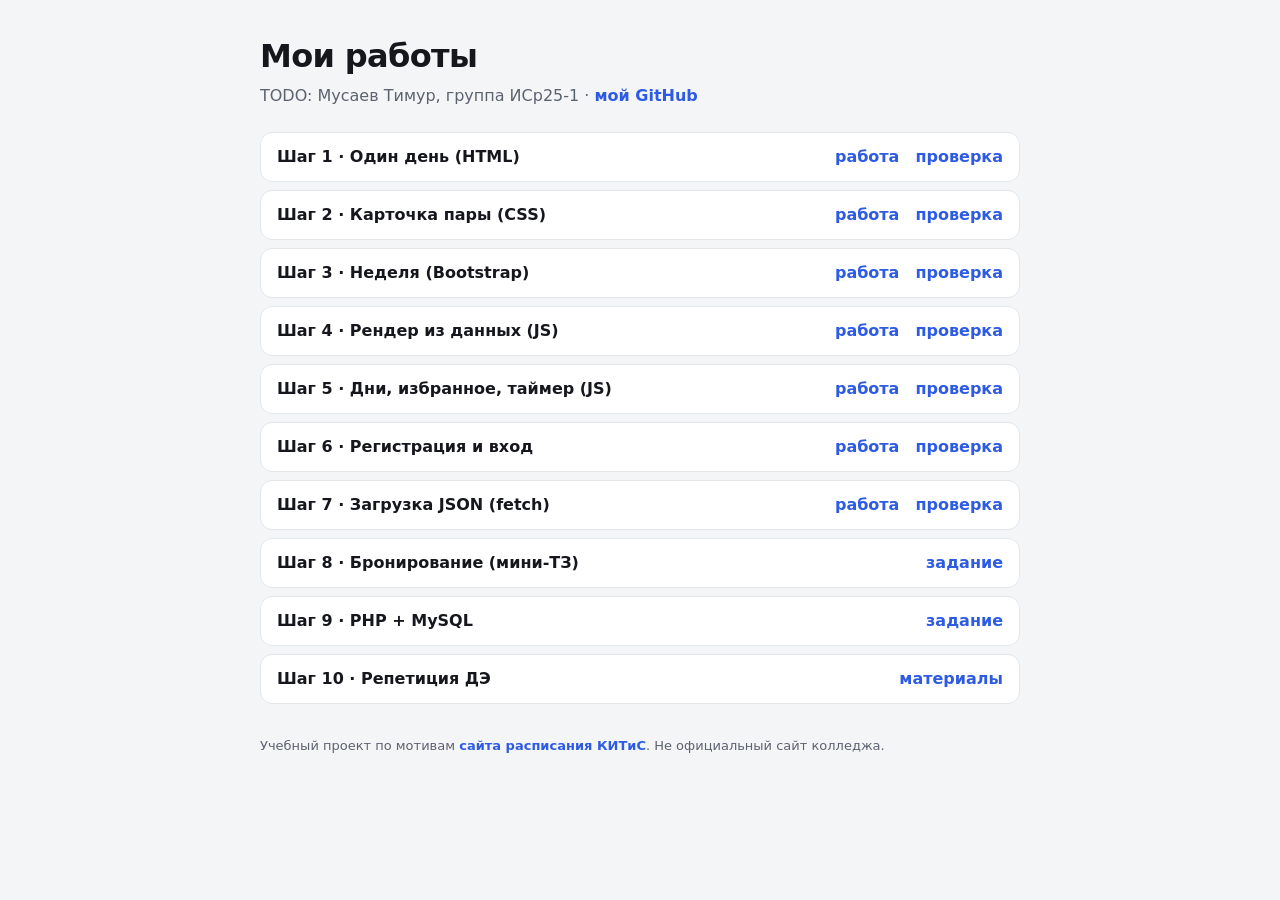
<file: index.html>
<!doctype html>
<html lang="ru">
<head>
  <meta charset="utf-8">
  <meta name="viewport" content="width=device-width, initial-scale=1">
  <!-- TODO (шаг 0): замени заголовок на «Расписание КИТиС · работы <Твоя фамилия>» -->
  <title>Мои работы · КИТиС-ДЭ</title>
  <style>
    body { margin: 0; background: #F4F5F7; color: #15171C; font: 16px/1.5 system-ui, -apple-system, 'Segoe UI', sans-serif; }
    main { max-width: 760px; margin: 0 auto; padding: 32px 16px 64px; }
    h1 { font-size: 32px; letter-spacing: -0.02em; margin: 0 0 4px; }
    .who { color: #5B6270; margin: 0 0 24px; }
    ul { list-style: none; padding: 0; display: grid; gap: 8px; }
    li { background: #fff; border: 1px solid #E3E6EB; border-radius: 12px; padding: 12px 16px; display: flex; flex-wrap: wrap; gap: 8px 16px; align-items: center; }
    li b { flex: 1 1 260px; }
    a { color: #2D5BE3; text-decoration: none; font-weight: 600; }
    a:hover { text-decoration: underline; }
    footer { color: #5B6270; font-size: 13px; margin-top: 32px; }
  </style>
</head>
<body>
<main>
  <h1>Мои работы</h1>
  <!-- TODO (шаг 0): впиши свои фамилию, имя и группу -->
  <p class="who">TODO: Мусаев Тимур, группа ИСр25-1 · <a href="https://github.com/timurs-ops">мой GitHub</a></p>

  <ul>
    <li><b>Шаг 1 · Один день (HTML)</b> <a href="steps/step-01-html/index.html">работа</a> <a href="steps/step-01-html/check.html">проверка</a></li>
    <li><b>Шаг 2 · Карточка пары (CSS)</b> <a href="steps/step-02-css/index.html">работа</a> <a href="steps/step-02-css/check.html">проверка</a></li>
    <li><b>Шаг 3 · Неделя (Bootstrap)</b> <a href="steps/step-03-bootstrap/index.html">работа</a> <a href="steps/step-03-bootstrap/check.html">проверка</a></li>
    <li><b>Шаг 4 · Рендер из данных (JS)</b> <a href="steps/step-04-js-data/index.html">работа</a> <a href="steps/step-04-js-data/check.html">проверка</a></li>
    <li><b>Шаг 5 · Дни, избранное, таймер (JS)</b> <a href="steps/step-05-js-events/index.html">работа</a> <a href="steps/step-05-js-events/check.html">проверка</a></li>
    <li><b>Шаг 6 · Регистрация и вход</b> <a href="steps/step-06-forms/index.html">работа</a> <a href="steps/step-06-forms/check.html">проверка</a></li>
    <li><b>Шаг 7 · Загрузка JSON (fetch)</b> <a href="steps/step-07-fetch/index.html">работа</a> <a href="steps/step-07-fetch/check.html">проверка</a></li>
    <li><b>Шаг 8 · Бронирование (мини-ТЗ)</b> <a href="steps/step-08-mini-tz/README.md">задание</a></li>
    <li><b>Шаг 9 · PHP + MySQL</b> <a href="steps/step-09-php-mysql/README.md">задание</a></li>
    <li><b>Шаг 10 · Репетиция ДЭ</b> <a href="steps/step-10-mock-exam/README.md">материалы</a></li>
  </ul>

  <footer>Учебный проект по мотивам <a href="https://berezovskija124-ctrl.github.io/kitis/desktop.html">сайта расписания КИТиС</a>. Не официальный сайт колледжа.</footer>
</main>
</body>
</html>
</file>
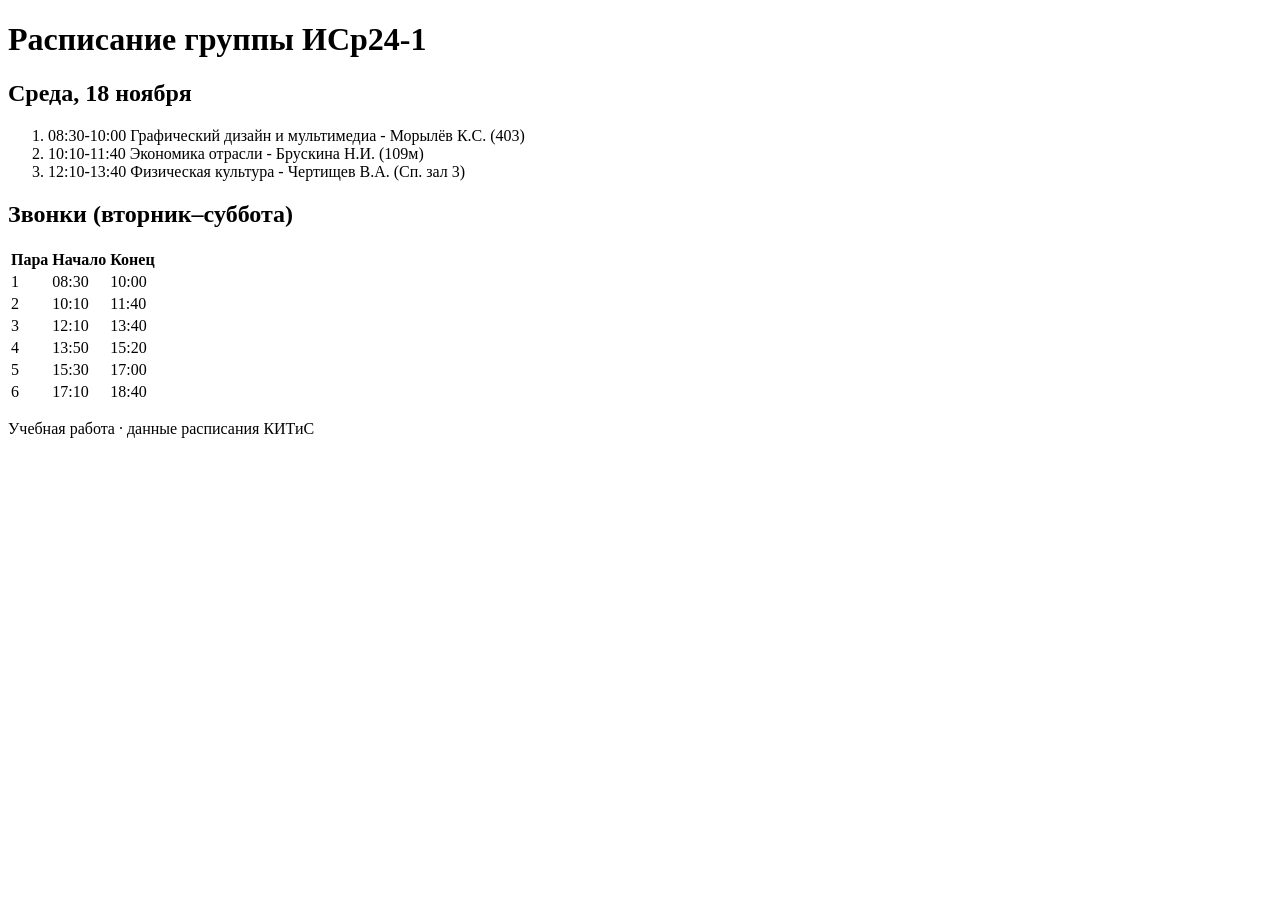
<file: steps/step-01-html/index.html>
<!doctype html>
<html lang="ru">
<head>
<meta charset="utf-8">
<meta name="viewport" content="width=device-width, initial-scale=1">
<!-- TODO: заголовок вкладки со словом «Расписание», например «Расписание ИСр24-1 · среда» -->
<title>Расписание</title>
</head>
<body>
<header>
  <h1>Расписание группы ИСр24-1</h1>
</header>

<main>
<section>
  <h2>Среда, 18 ноября</h2>
  <ol>
    <li>
      <time>08:30</time>-<time>10:00</time> Графический дизайн и мультимедиа -
       Морылёв К.С. (403)
    </li>
    <li>
      <time>10:10</time>-<time>11:40</time> Экономика отрасли -
      Брускина Н.И. (109м)
    </li>
    <li>
      <time>12:10</time>-<time>13:40</time> Физическая культура -
      Чертищев В.А. (Сп. зал 3)
    </li>
  </ol>
</section>

 <section>
    <h2>Звонки (вторник–суббота)</h2>
    <table>
      <thead>
        <tr>
          <th>Пара</th>
          <th>Начало</th>
          <th>Конец</th>
        </tr>
      </thead>
      <tbody>
        <tr><td>1</td><td><time>08:30</time></td><td><time>10:00</time></td></tr>
        <tr><td>2</td><td><time>10:10</time></td><td><time>11:40</time></td></tr>
        <tr><td>3</td><td><time>12:10</time></td><td><time>13:40</time></td></tr>
        <tr><td>4</td><td><time>13:50</time></td><td><time>15:20</time></td></tr>
        <tr><td>5</td><td><time>15:30</time></td><td><time>17:00</time></td></tr>
        <tr><td>6</td><td><time>17:10</time></td><td><time>18:40</time></td></tr>
      </tbody>
    </table>
  </section>
  <!-- TODO: <section> дня:
       <h2>Среда, 18 ноября</h2>
       <ol> из трёх <li> — пары из таблицы в README.
       В каждом <li>: время в <time>08:30</time>–<time>10:00</time>,
       предмет, преподаватель, аудитория. -->

  <!-- TODO: таблица звонков (вт–сб):
       <table>
         <thead><tr><th>Пара</th><th>Начало</th><th>Конец</th></tr></thead>
         <tbody> …6 строк <tr><td>…</td></tr> из README… </tbody>
       </table> -->
</main>

<footer>
  <p>Учебная работа · данные расписания КИТиС</p>
</footer>

</body>
</html>
</file>
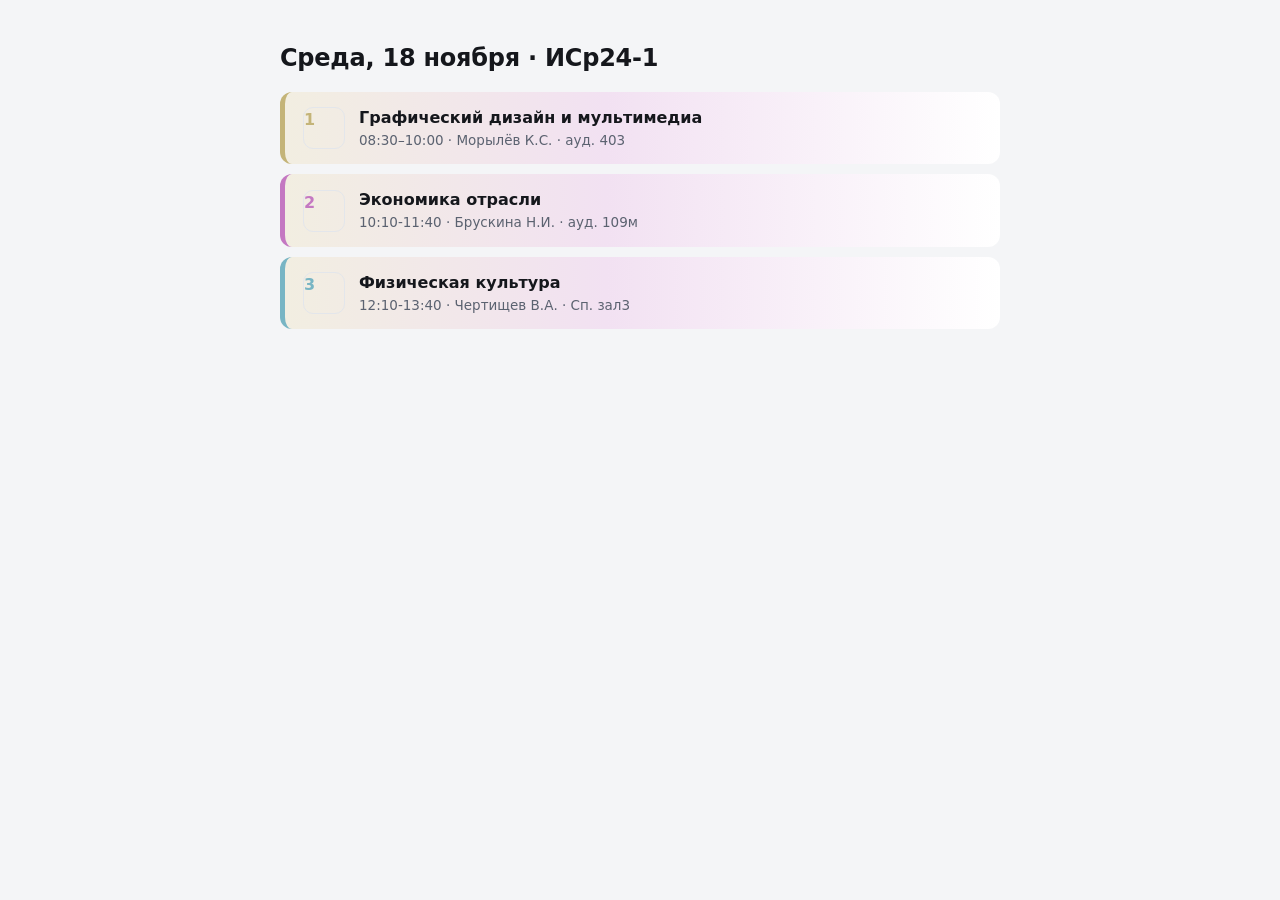
<file: steps/step-02-css/index.html>
<!doctype html>
<html lang="ru">
<head>
<meta charset="utf-8">
<meta name="viewport" content="width=device-width, initial-scale=1">
<title>Шаг 2 · Карточка пары</title>
<link rel="stylesheet" href="style.css">
</head>
<body>
<main>
<h1>Среда, 18 ноября · ИСр24-1</h1>

<div class="lessons">

<div class="lesson-card" style="--subject-color:#c4b478">
  <span class="lesson-num">1</span>
    <div class="lesson-body">
      <div class="lesson-subject">Графический дизайн и мультимедиа</div>
      <div class="lesson-meta">08:30–10:00 · Морылёв К.С. · ауд. 403</div>
    </div>
  </div>
<div class="lesson-card" style="--subject-color:#c478c2">
  <span class="lesson-num">2</span>
   <div class="lesson-body">
    <div class="lesson-subject">Экономика отрасли</div>
    <div class="lesson-meta">10:10-11:40 · Брускина Н.И. · ауд. 109м</div>
   </div>
  </div>
<div class="lesson-card" style="--subject-color:#78b5c4">
  <span class="lesson-num">3</span>
   <div class="lesson-body">
    <div class="lesson-subject">Физическая культура</div>
    <div class="lesson-meta">12:10-13:40 · Чертищев В.А. · Сп. зал3</div>
   </div>
  </div>
   <!-- TODO: три карточки по образцу (данные — README шага 1):

  <div class="lesson-card" style="--subject-color:#c4b478">
    <span class="lesson-num">1</span>
    <div class="lesson-body">
      <div class="lesson-subject">Графический дизайн и мультимедиа</div>
      <div class="lesson-meta">08:30–10:00 · Морылёв К.С. · ауд. 403</div>
    </div>
  </div>

  …ещё две: Экономика отрасли (#c478c2, 109м) и Физическая культура (#78b5c4, Сп. зал 3).
  Цвета и оттенки градиента — таблица в README. -->
</div>

</main>
</body>
</html>
</file>
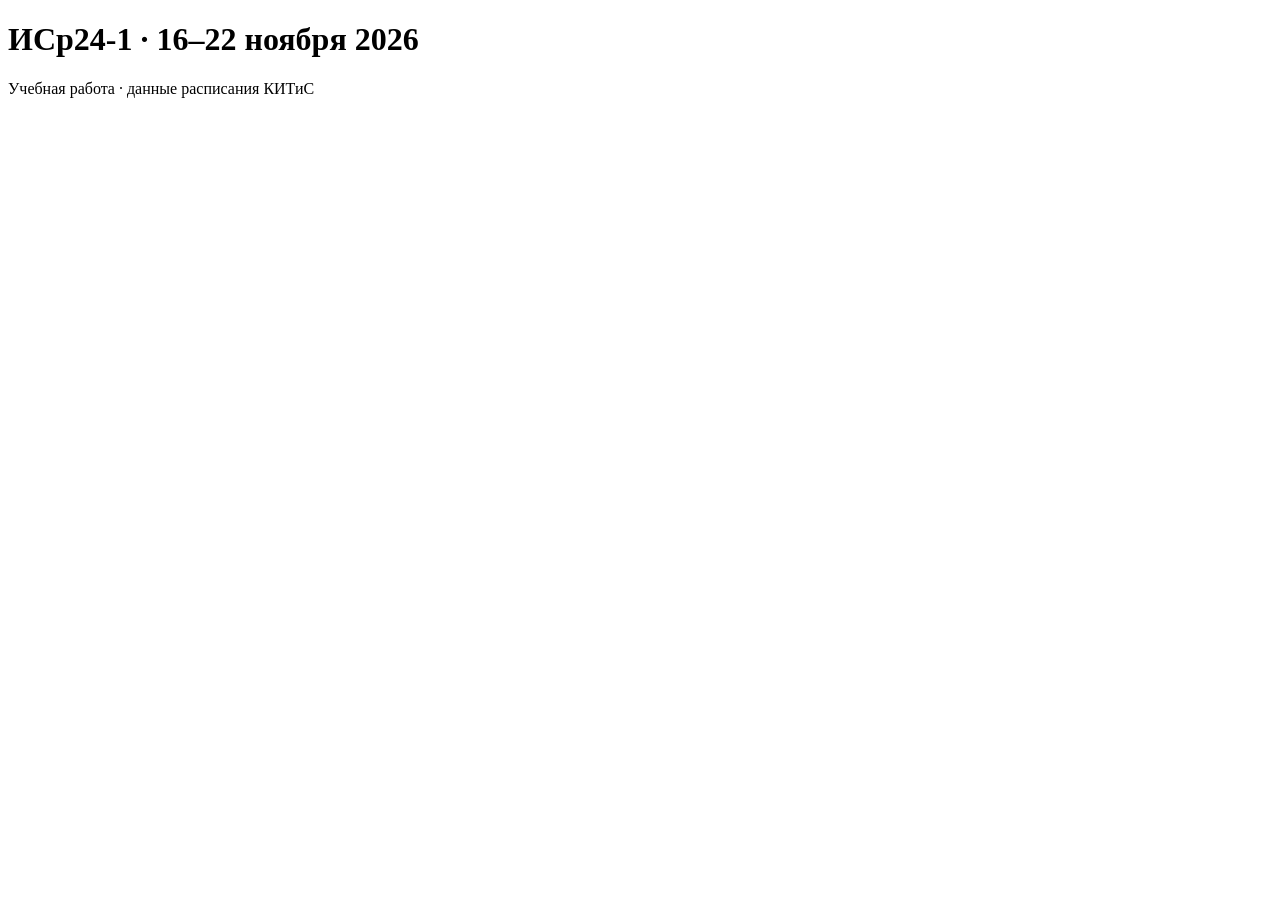
<file: steps/step-03-bootstrap/index.html>
<!doctype html>
<html lang="ru">
<head>
<meta charset="utf-8">
<meta name="viewport" content="width=device-width, initial-scale=1">
<title>Шаг 3 · Неделя на Bootstrap</title>
<!-- TODO 1: скачай bootstrap.min.css в vendor/ и подключи ЛОКАЛЬНО:
<link rel="stylesheet" href="vendor/bootstrap.min.css"> -->
<!-- TODO 2: скопируй свой style.css из шага 2 и подключи ПОСЛЕ bootstrap:
<link rel="stylesheet" href="style.css"> -->
</head>
<body>

<!-- TODO 3: шапка
<nav class="navbar navbar-dark bg-dark">
  <div class="container-fluid">
    <span class="navbar-brand">КИТиС · Расписание</span>
  </div>
</nav> -->

<!-- TODO 4: навигация дней (пока статичные ссылки)
<ul class="nav nav-pills">
  <li class="nav-item"><a class="nav-link active" href="#">Пн</a></li>
  … Вт–Сб …
</ul> -->

<main class="container">
  <h1 class="my-3">ИСр24-1 · 16–22 ноября 2026</h1>

  <!-- TODO 5: сетка недели
  <div class="row g-3">
    <div class="col-12 col-md-6 col-xl-4 day-card">
      <h2>Понедельник, 16 ноября</h2>
      …карточки .lesson-card из шага 2 (Пн: «К» + 2 пары графдизайна)…
    </div>
    …ещё 5 колонок Вт–Сб, данные — таблица в README…
  </div> -->

  <!-- TODO 6: таблица звонков
  <table class="table">
    <thead><tr><th>Пара</th><th>Начало</th><th>Конец</th></tr></thead>
    <tbody>…6 строк…</tbody>
  </table> -->
</main>

<footer class="container py-4">
  <p class="text-secondary">Учебная работа · данные расписания КИТиС</p>
</footer>

</body>
</html>
</file>
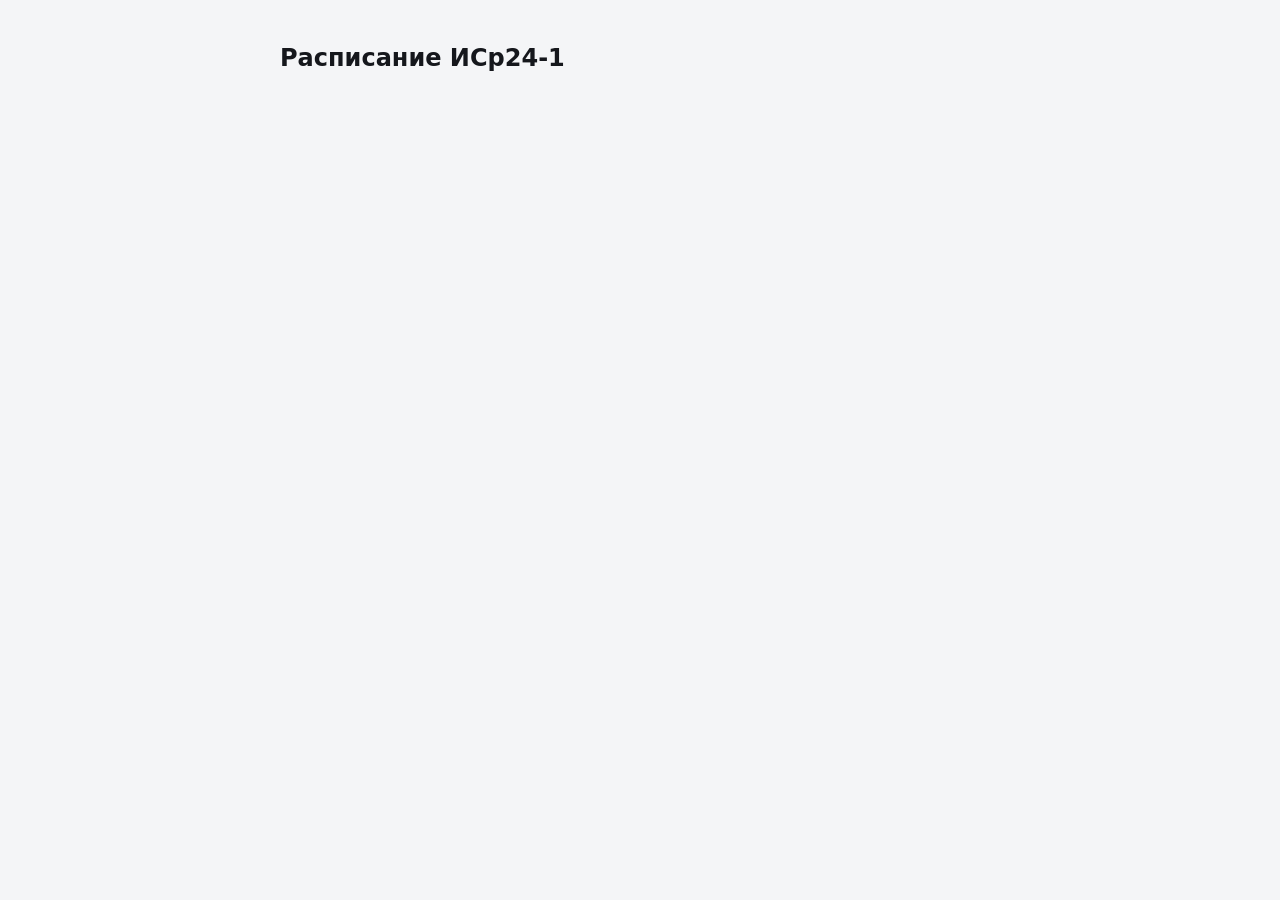
<file: steps/step-04-js-data/index.html>
<!doctype html>
<html lang="ru">
<head>
<meta charset="utf-8">
<meta name="viewport" content="width=device-width, initial-scale=1">
<title>Шаг 4 · Рендер дня из данных</title>
<link rel="stylesheet" href="style.css">
<!-- Данные: после подключения доступен глобальный объект SCHEDULE -->
<script src="../../data/schedule.js"></script>
</head>
<body>
<main>
<h1>Расписание ИСр24-1</h1>
<!-- Сюда renderDay() рисует день -->
<div id="app"></div>
</main>
<!-- Обычный скрипт, НЕ type="module": renderDay должна быть глобальной -->
<script src="script.js"></script>
</body>
</html>
</file>
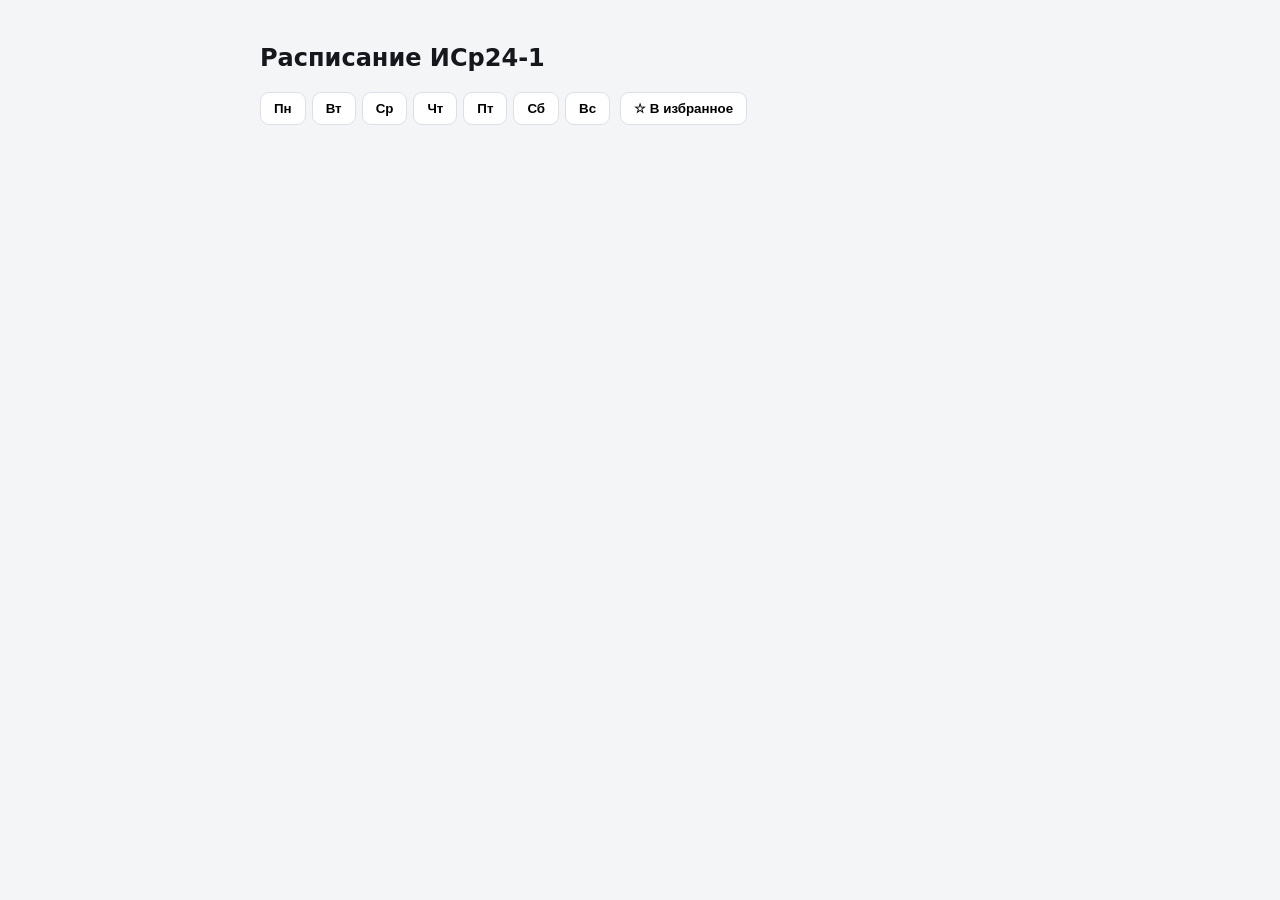
<file: steps/step-05-js-events/index.html>
<!doctype html>
<html lang="ru">
<head>
<meta charset="utf-8">
<meta name="viewport" content="width=device-width, initial-scale=1">
<title>Шаг 5 · Дни, избранное, таймер</title>
<link rel="stylesheet" href="style.css">
<script src="../../data/schedule.js"></script>
</head>
<body>
<main>
<h1>Расписание ИСр24-1</h1>

<div class="toolbar">
  <div class="days">
    <button class="day-btn" data-day="0">Пн</button>
    <button class="day-btn" data-day="1">Вт</button>
    <button class="day-btn" data-day="2">Ср</button>
    <button class="day-btn" data-day="3">Чт</button>
    <button class="day-btn" data-day="4">Пт</button>
    <button class="day-btn" data-day="5">Сб</button>
    <button class="day-btn" data-day="6">Вс</button>
  </div>
  <button id="fav-btn" aria-pressed="false">☆ В избранное</button>
  <span id="timer"></span>
</div>

<div id="app"></div>
</main>
<script src="script.js"></script>
</body>
</html>
</file>
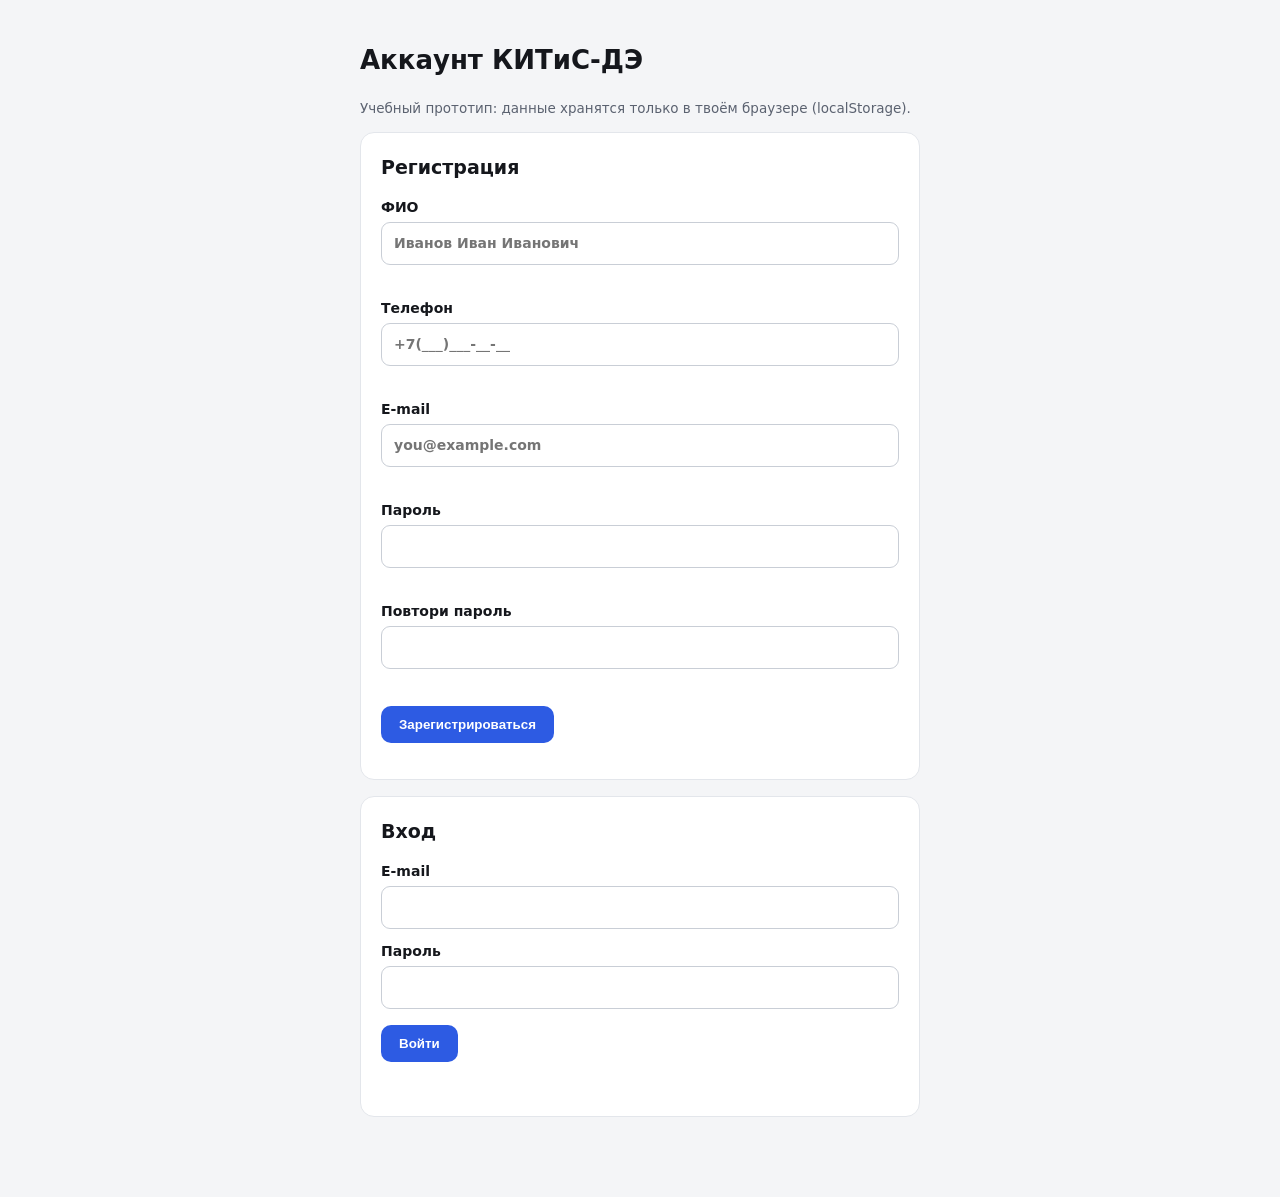
<file: steps/step-06-forms/index.html>
<!doctype html>
<html lang="ru">
<head>
<meta charset="utf-8">
<meta name="viewport" content="width=device-width, initial-scale=1">
<title>Шаг 6 · Регистрация и вход</title>
<link rel="stylesheet" href="style.css">
</head>
<body>
<main>
<h1>Аккаунт КИТиС-ДЭ</h1>
<p class="note">Учебный прототип: данные хранятся только в твоём браузере (localStorage).</p>

<section>
<h2>Регистрация</h2>
<form id="reg-form" novalidate>
  <label>ФИО
    <input id="fio" name="fio" type="text" placeholder="Иванов Иван Иванович" autocomplete="name">
  </label>
  <span class="field-error" data-error-for="fio"></span>

  <label>Телефон
    <input id="phone" name="phone" type="tel" placeholder="+7(___)___-__-__" autocomplete="tel">
  </label>
  <span class="field-error" data-error-for="phone"></span>

  <label>E-mail
    <input id="email" name="email" type="email" placeholder="you@example.com" autocomplete="email">
  </label>
  <span class="field-error" data-error-for="email"></span>

  <label>Пароль
    <input id="password" name="password" type="password" autocomplete="new-password">
  </label>
  <span class="field-error" data-error-for="password"></span>

  <label>Повтори пароль
    <input id="password2" name="password2" type="password" autocomplete="new-password">
  </label>
  <span class="field-error" data-error-for="password2"></span>

  <button type="submit">Зарегистрироваться</button>
  <p id="reg-success" class="success"></p>
</form>
</section>

<section>
<h2>Вход</h2>
<form id="login-form" novalidate>
  <label>E-mail
    <input id="login-email" type="email" autocomplete="email">
  </label>
  <label>Пароль
    <input id="login-password" type="password" autocomplete="current-password">
  </label>
  <button type="submit">Войти</button>
  <p id="login-error" class="field-error"></p>
</form>
</section>
</main>
<script src="script.js"></script>
</body>
</html>
</file>
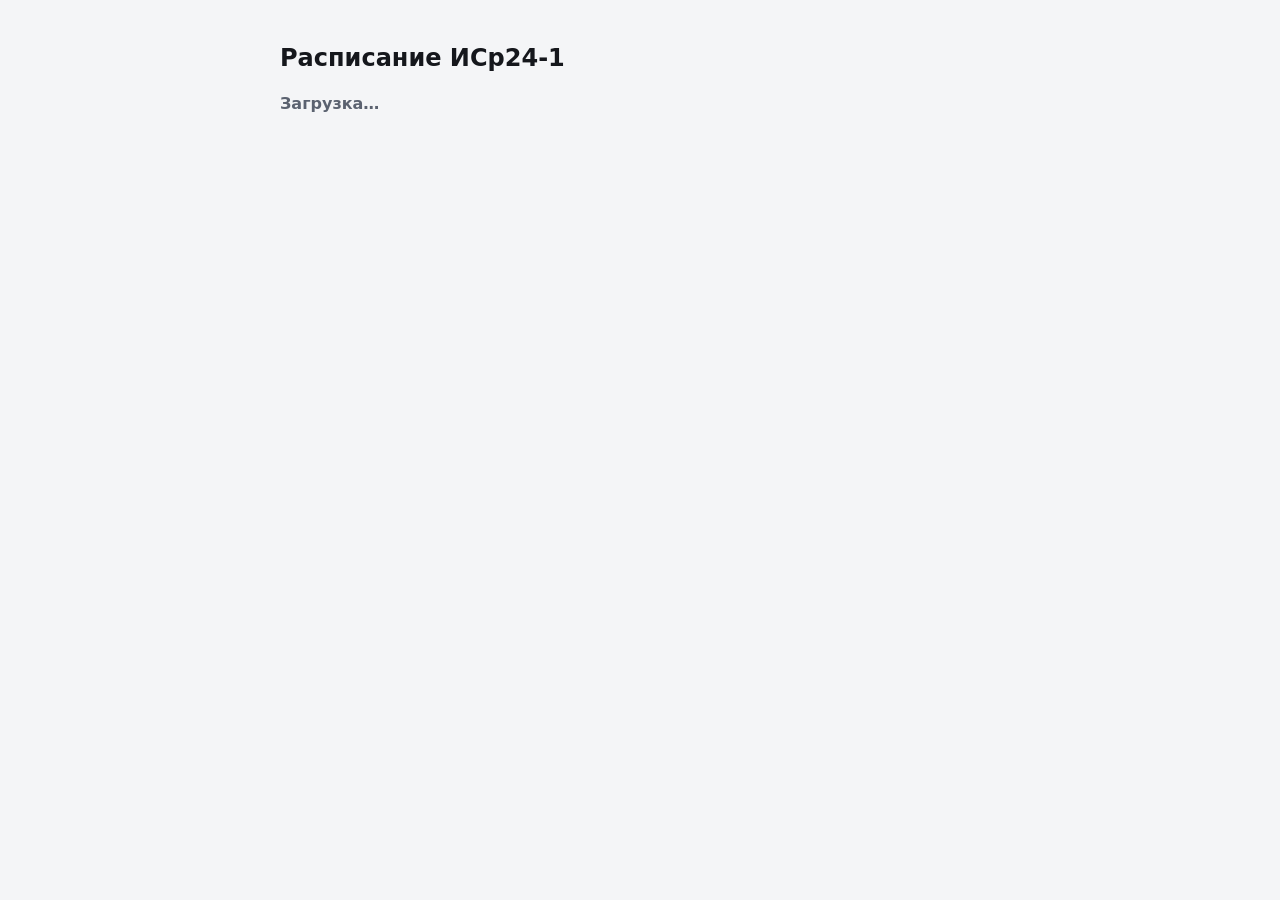
<file: steps/step-07-fetch/index.html>
<!doctype html>
<html lang="ru">
<head>
<meta charset="utf-8">
<meta name="viewport" content="width=device-width, initial-scale=1">
<title>Шаг 7 · Загрузка JSON</title>
<link rel="stylesheet" href="style.css">
</head>
<body>
<main>
<h1>Расписание ИСр24-1</h1>
<p id="status">Загрузка…</p>
<button id="retry" hidden>Повторить</button>
<div id="app"></div>
</main>
<script src="script.js"></script>
</body>
</html>
</file>
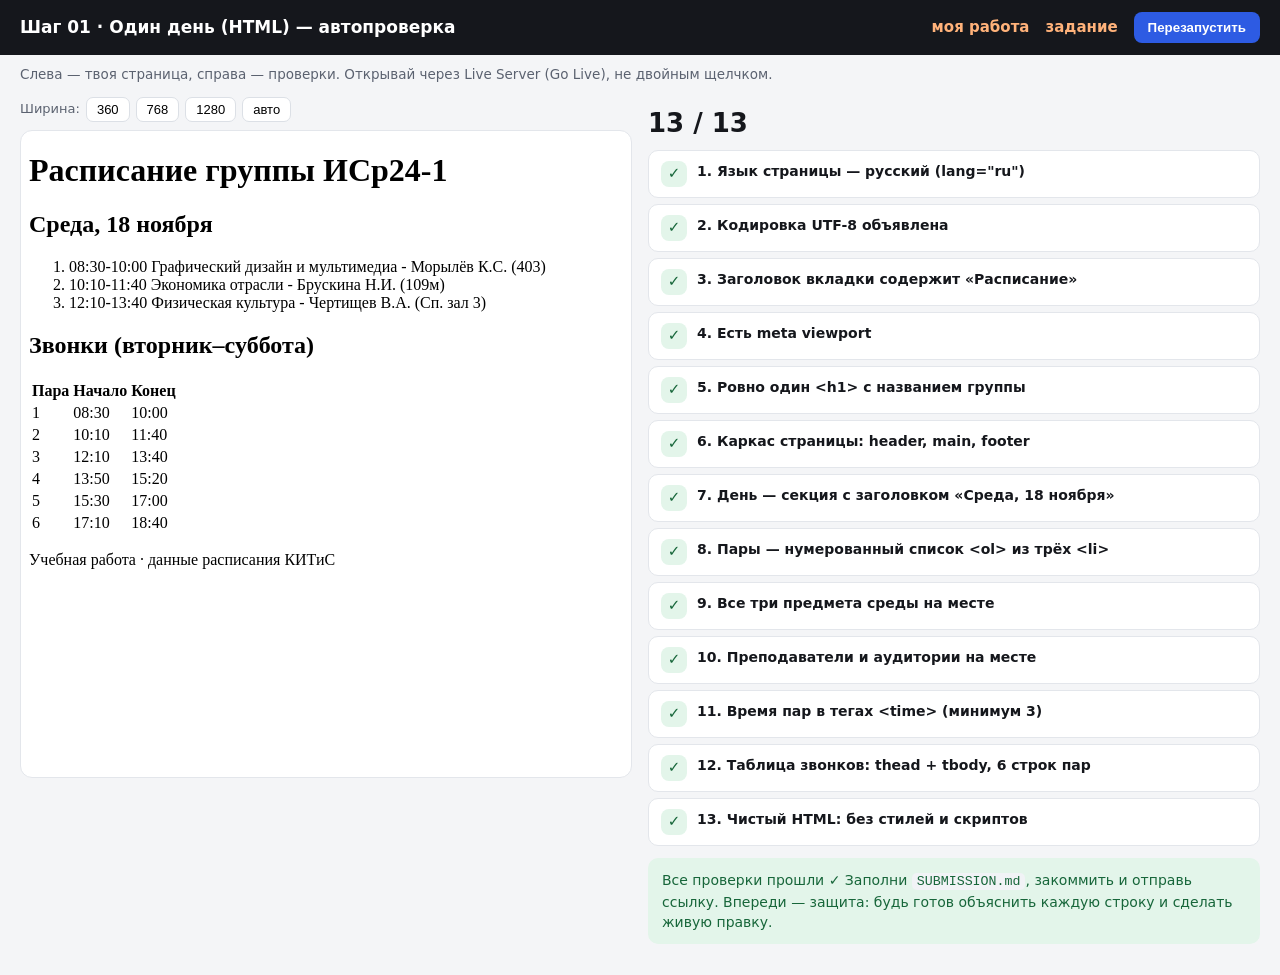
<file: steps/step-01-html/check.html>
<!doctype html>
<html lang="ru">
<head>
<meta charset="utf-8">
<meta name="viewport" content="width=device-width, initial-scale=1">
<title>Проверка · Шаг 01 · HTML</title>
<link rel="stylesheet" href="../../tools/checker.css">
</head>
<body>
<header class="top">
<h1>Шаг 01 · Один день (HTML) — автопроверка</h1>
<a href="index.html">моя работа</a>
<a href="README.md">задание</a>
<button onclick="location.reload()">Перезапустить</button>
</header>
<p class="lead">Слева — твоя страница, справа — проверки. Открывай через Live Server (Go Live), не двойным щелчком.</p>
<main class="wrap">
<section class="pane">
<div class="sizes">Ширина:
<button data-w="360">360</button><button data-w="768">768</button><button data-w="1280">1280</button><button data-w="">авто</button>
</div>
<iframe id="frame" title="Твоя работа"></iframe>
</section>
<aside class="pane">
<div id="summary" class="summary">…</div>
<ol id="checks"></ol>
<div id="verdict" class="verdict"></div>
</aside>
</main>
<script src="../../tools/checker.js"></script>
<script src="checks.js"></script>
<script>
document.querySelectorAll('.sizes button').forEach(function (b) {
  b.addEventListener('click', function () {
    document.getElementById('frame').style.width = b.dataset.w ? b.dataset.w + 'px' : '';
  });
});
</script>
</body>
</html>
</file>
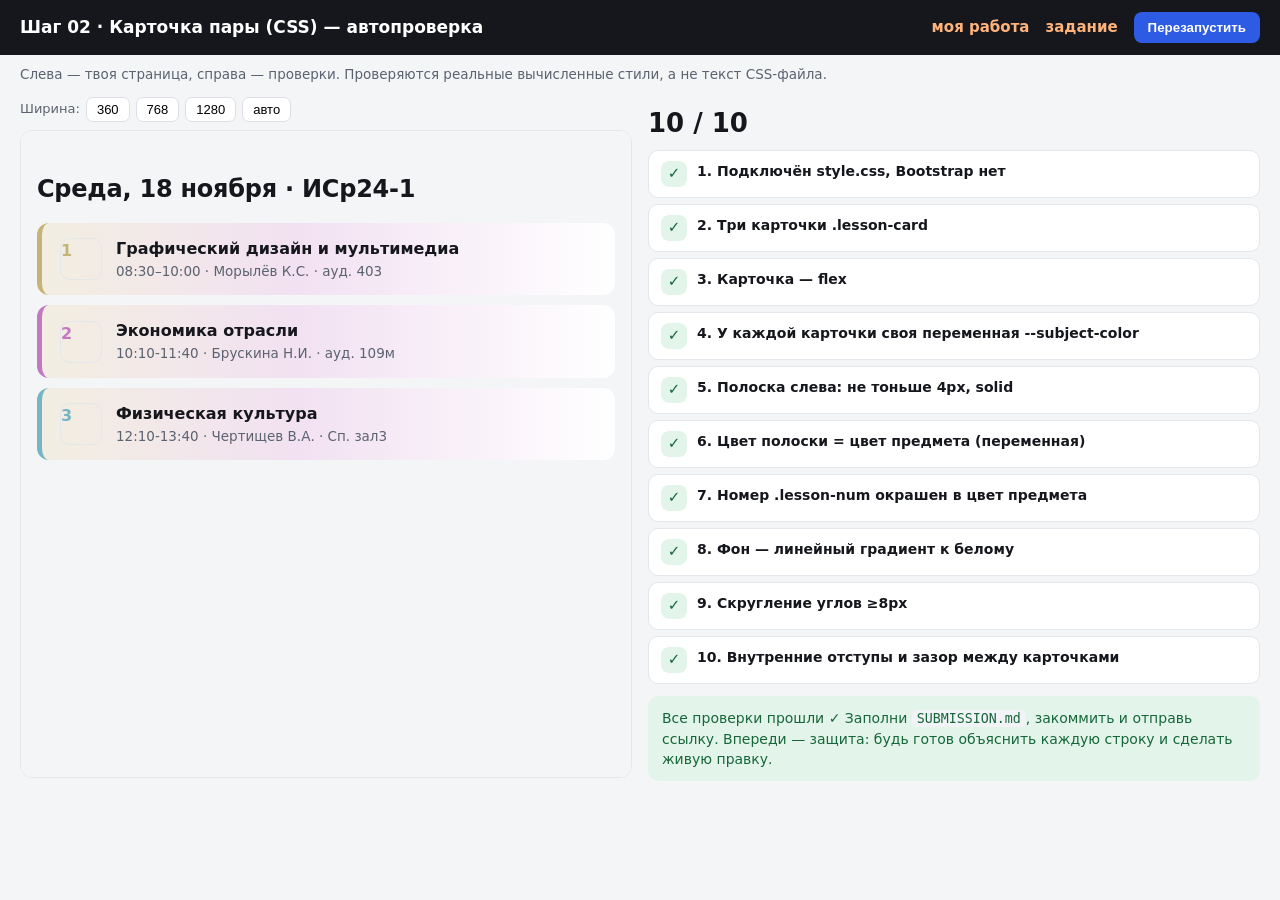
<file: steps/step-02-css/check.html>
<!doctype html>
<html lang="ru">
<head>
<meta charset="utf-8">
<meta name="viewport" content="width=device-width, initial-scale=1">
<title>Проверка · Шаг 02 · CSS</title>
<link rel="stylesheet" href="../../tools/checker.css">
</head>
<body>
<header class="top">
<h1>Шаг 02 · Карточка пары (CSS) — автопроверка</h1>
<a href="index.html">моя работа</a>
<a href="README.md">задание</a>
<button onclick="location.reload()">Перезапустить</button>
</header>
<p class="lead">Слева — твоя страница, справа — проверки. Проверяются реальные вычисленные стили, а не текст CSS-файла.</p>
<main class="wrap">
<section class="pane">
<div class="sizes">Ширина:
<button data-w="360">360</button><button data-w="768">768</button><button data-w="1280">1280</button><button data-w="">авто</button>
</div>
<iframe id="frame" title="Твоя работа"></iframe>
</section>
<aside class="pane">
<div id="summary" class="summary">…</div>
<ol id="checks"></ol>
<div id="verdict" class="verdict"></div>
</aside>
</main>
<script src="../../tools/checker.js"></script>
<script src="checks.js"></script>
<script>
document.querySelectorAll('.sizes button').forEach(function (b) {
  b.addEventListener('click', function () {
    document.getElementById('frame').style.width = b.dataset.w ? b.dataset.w + 'px' : '';
  });
});
</script>
</body>
</html>
</file>
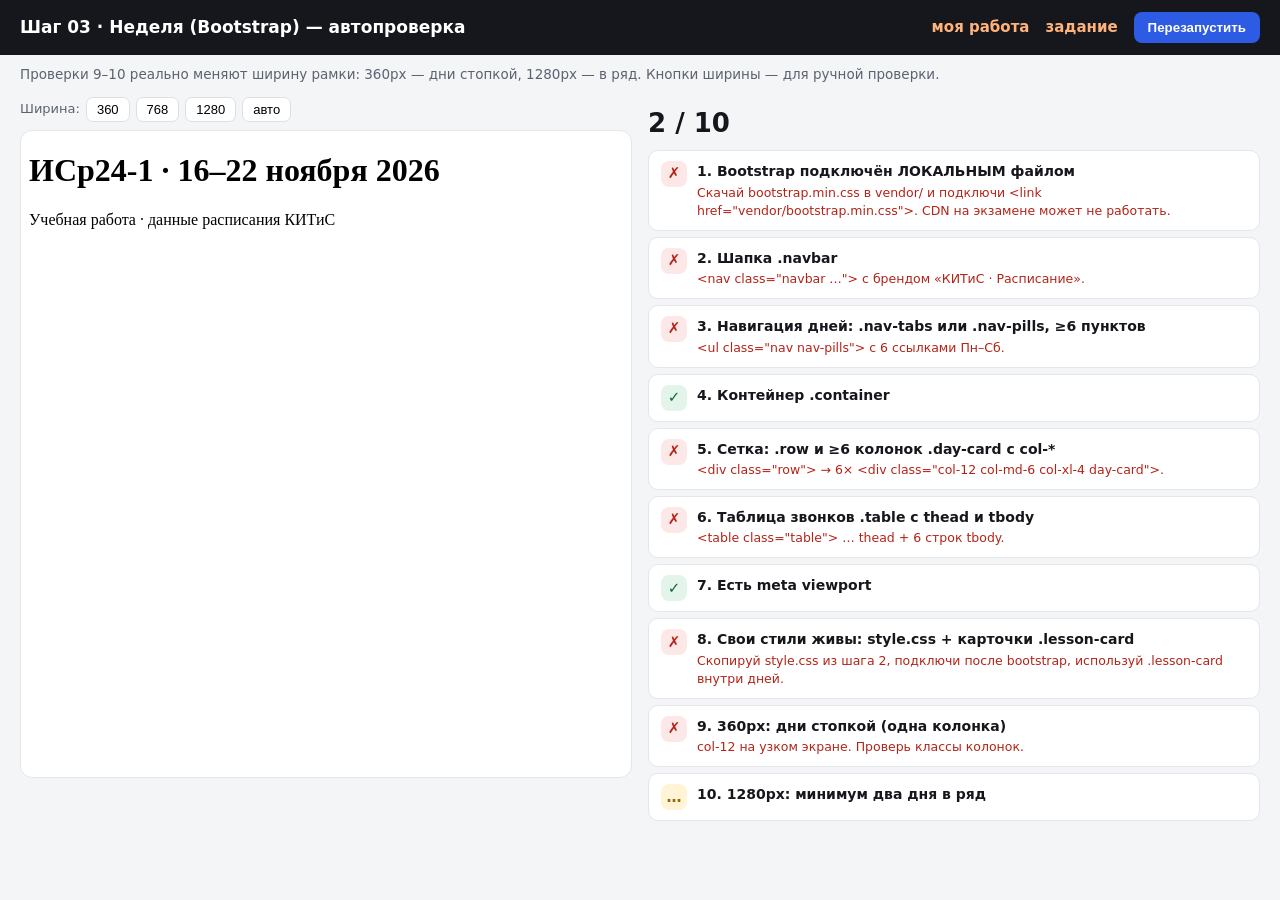
<file: steps/step-03-bootstrap/check.html>
<!doctype html>
<html lang="ru">
<head>
<meta charset="utf-8">
<meta name="viewport" content="width=device-width, initial-scale=1">
<title>Проверка · Шаг 03 · Bootstrap</title>
<link rel="stylesheet" href="../../tools/checker.css">
</head>
<body>
<header class="top">
<h1>Шаг 03 · Неделя (Bootstrap) — автопроверка</h1>
<a href="index.html">моя работа</a>
<a href="README.md">задание</a>
<button onclick="location.reload()">Перезапустить</button>
</header>
<p class="lead">Проверки 9–10 реально меняют ширину рамки: 360px — дни стопкой, 1280px — в ряд. Кнопки ширины — для ручной проверки.</p>
<main class="wrap">
<section class="pane">
<div class="sizes">Ширина:
<button data-w="360">360</button><button data-w="768">768</button><button data-w="1280">1280</button><button data-w="">авто</button>
</div>
<iframe id="frame" title="Твоя работа"></iframe>
</section>
<aside class="pane">
<div id="summary" class="summary">…</div>
<ol id="checks"></ol>
<div id="verdict" class="verdict"></div>
</aside>
</main>
<script src="../../tools/checker.js"></script>
<script src="checks.js"></script>
<script>
document.querySelectorAll('.sizes button').forEach(function (b) {
  b.addEventListener('click', function () {
    document.getElementById('frame').style.width = b.dataset.w ? b.dataset.w + 'px' : '';
  });
});
</script>
</body>
</html>
</file>
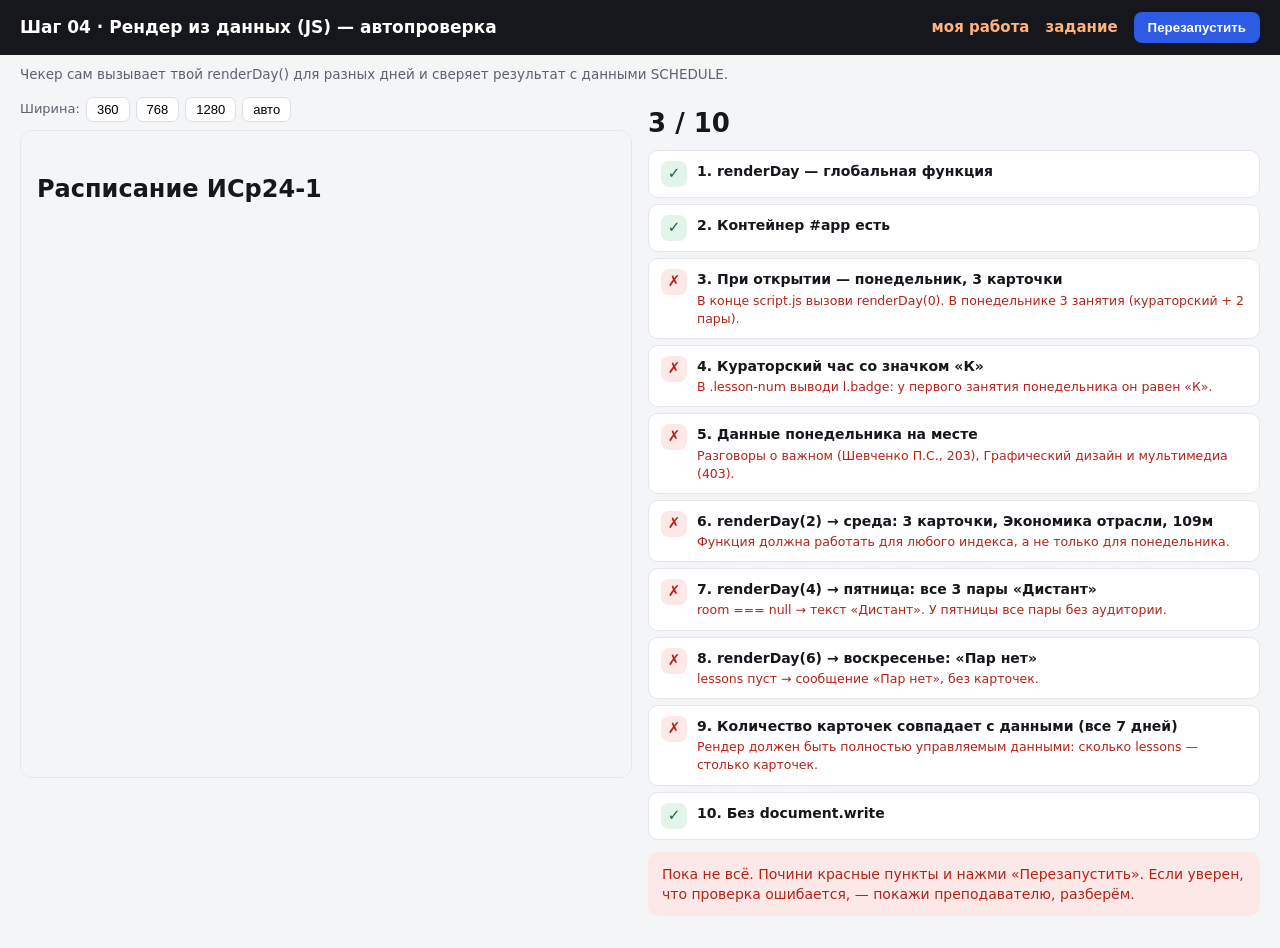
<file: steps/step-04-js-data/check.html>
<!doctype html>
<html lang="ru">
<head>
<meta charset="utf-8">
<meta name="viewport" content="width=device-width, initial-scale=1">
<title>Проверка · Шаг 04 · JS-данные</title>
<link rel="stylesheet" href="../../tools/checker.css">
</head>
<body>
<header class="top">
<h1>Шаг 04 · Рендер из данных (JS) — автопроверка</h1>
<a href="index.html">моя работа</a>
<a href="README.md">задание</a>
<button onclick="location.reload()">Перезапустить</button>
</header>
<p class="lead">Чекер сам вызывает твой renderDay() для разных дней и сверяет результат с данными SCHEDULE.</p>
<main class="wrap">
<section class="pane">
<div class="sizes">Ширина:
<button data-w="360">360</button><button data-w="768">768</button><button data-w="1280">1280</button><button data-w="">авто</button>
</div>
<iframe id="frame" title="Твоя работа"></iframe>
</section>
<aside class="pane">
<div id="summary" class="summary">…</div>
<ol id="checks"></ol>
<div id="verdict" class="verdict"></div>
</aside>
</main>
<script src="../../tools/checker.js"></script>
<!-- Те же данные, что у студента: чекер сверяет с ними -->
<script src="../../data/schedule.js"></script>
<script src="checks.js"></script>
<script>
document.querySelectorAll('.sizes button').forEach(function (b) {
  b.addEventListener('click', function () {
    document.getElementById('frame').style.width = b.dataset.w ? b.dataset.w + 'px' : '';
  });
});
</script>
</body>
</html>
</file>
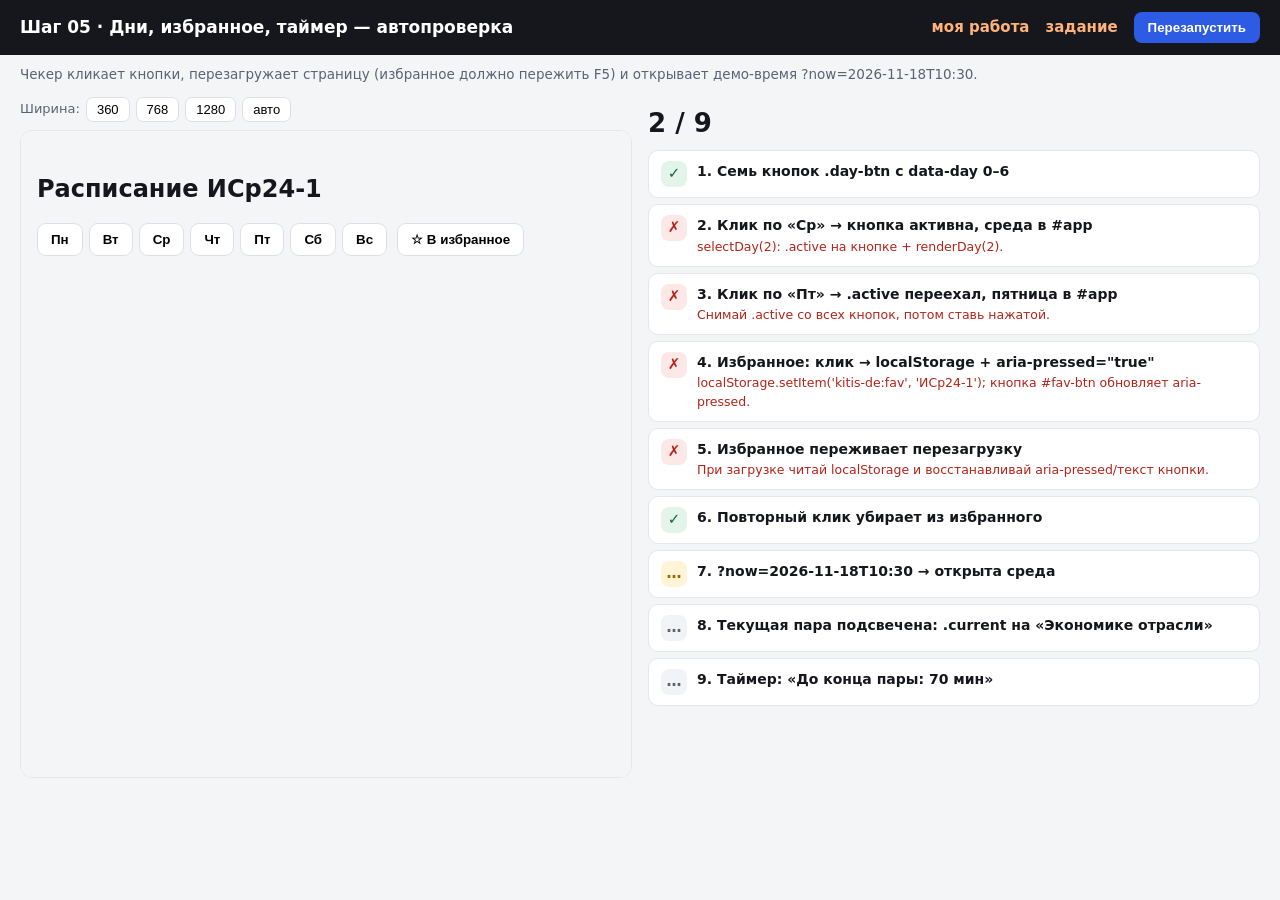
<file: steps/step-05-js-events/check.html>
<!doctype html>
<html lang="ru">
<head>
<meta charset="utf-8">
<meta name="viewport" content="width=device-width, initial-scale=1">
<title>Проверка · Шаг 05 · JS-события</title>
<link rel="stylesheet" href="../../tools/checker.css">
</head>
<body>
<header class="top">
<h1>Шаг 05 · Дни, избранное, таймер — автопроверка</h1>
<a href="index.html">моя работа</a>
<a href="README.md">задание</a>
<button onclick="location.reload()">Перезапустить</button>
</header>
<p class="lead">Чекер кликает кнопки, перезагружает страницу (избранное должно пережить F5) и открывает демо-время ?now=2026-11-18T10:30.</p>
<main class="wrap">
<section class="pane">
<div class="sizes">Ширина:
<button data-w="360">360</button><button data-w="768">768</button><button data-w="1280">1280</button><button data-w="">авто</button>
</div>
<iframe id="frame" title="Твоя работа"></iframe>
</section>
<aside class="pane">
<div id="summary" class="summary">…</div>
<ol id="checks"></ol>
<div id="verdict" class="verdict"></div>
</aside>
</main>
<script src="../../tools/checker.js"></script>
<script src="../../data/schedule.js"></script>
<script src="checks.js"></script>
<script>
document.querySelectorAll('.sizes button').forEach(function (b) {
  b.addEventListener('click', function () {
    document.getElementById('frame').style.width = b.dataset.w ? b.dataset.w + 'px' : '';
  });
});
</script>
</body>
</html>
</file>
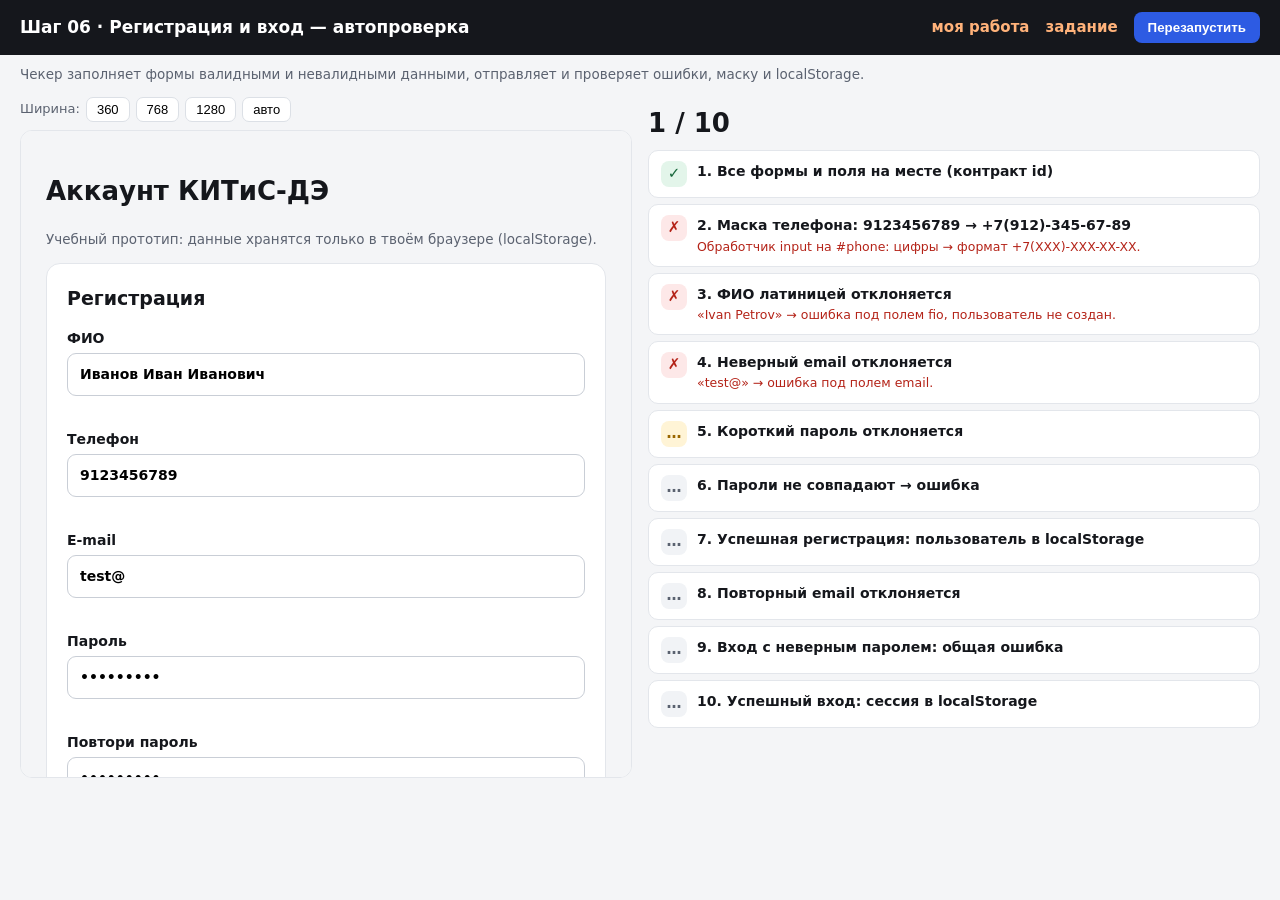
<file: steps/step-06-forms/check.html>
<!doctype html>
<html lang="ru">
<head>
<meta charset="utf-8">
<meta name="viewport" content="width=device-width, initial-scale=1">
<title>Проверка · Шаг 06 · Формы</title>
<link rel="stylesheet" href="../../tools/checker.css">
</head>
<body>
<header class="top">
<h1>Шаг 06 · Регистрация и вход — автопроверка</h1>
<a href="index.html">моя работа</a>
<a href="README.md">задание</a>
<button onclick="location.reload()">Перезапустить</button>
</header>
<p class="lead">Чекер заполняет формы валидными и невалидными данными, отправляет и проверяет ошибки, маску и localStorage.</p>
<main class="wrap">
<section class="pane">
<div class="sizes">Ширина:
<button data-w="360">360</button><button data-w="768">768</button><button data-w="1280">1280</button><button data-w="">авто</button>
</div>
<iframe id="frame" title="Твоя работа"></iframe>
</section>
<aside class="pane">
<div id="summary" class="summary">…</div>
<ol id="checks"></ol>
<div id="verdict" class="verdict"></div>
</aside>
</main>
<script src="../../tools/checker.js"></script>
<script src="checks.js"></script>
<script>
document.querySelectorAll('.sizes button').forEach(function (b) {
  b.addEventListener('click', function () {
    document.getElementById('frame').style.width = b.dataset.w ? b.dataset.w + 'px' : '';
  });
});
</script>
</body>
</html>
</file>
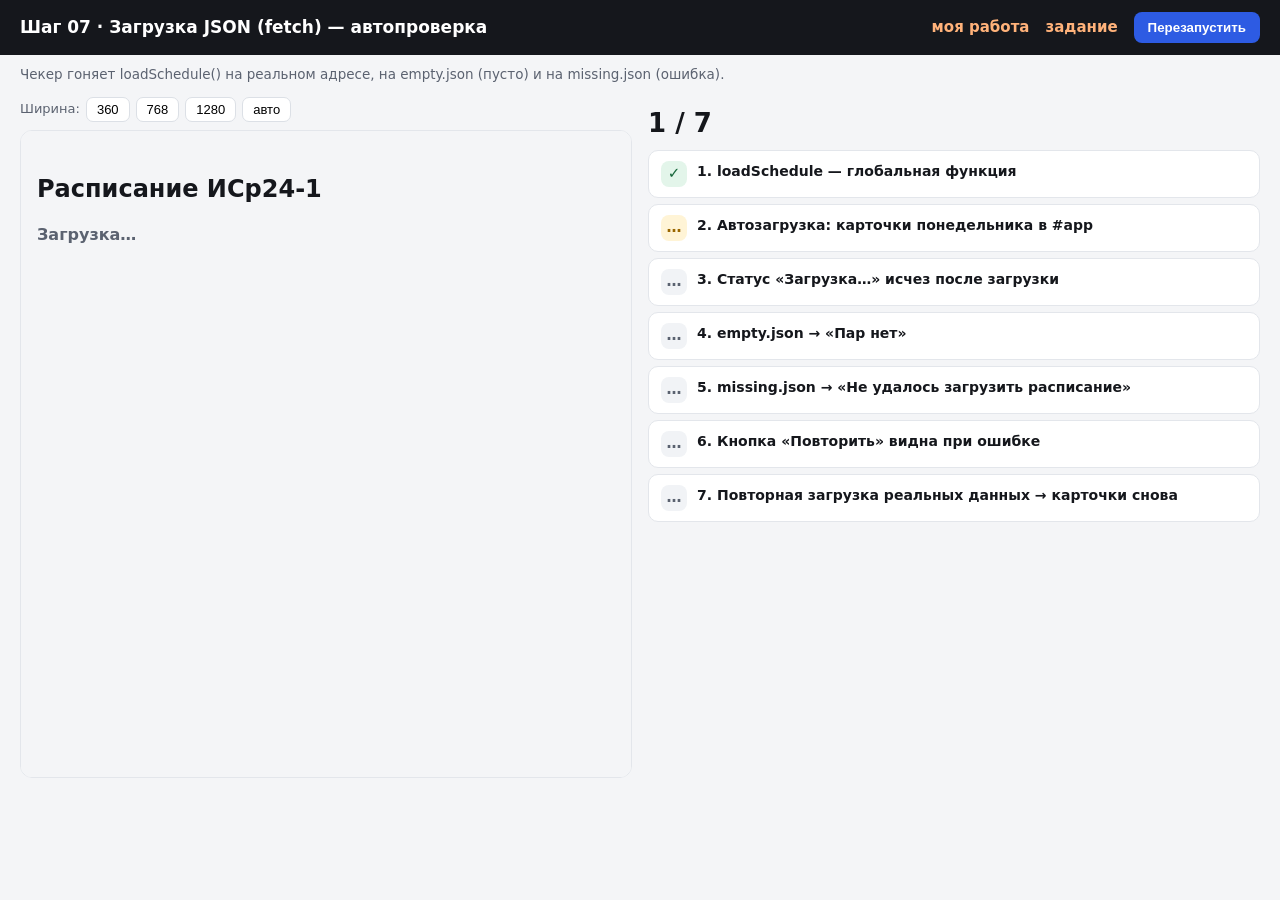
<file: steps/step-07-fetch/check.html>
<!doctype html>
<html lang="ru">
<head>
<meta charset="utf-8">
<meta name="viewport" content="width=device-width, initial-scale=1">
<title>Проверка · Шаг 07 · fetch</title>
<link rel="stylesheet" href="../../tools/checker.css">
</head>
<body>
<header class="top">
<h1>Шаг 07 · Загрузка JSON (fetch) — автопроверка</h1>
<a href="index.html">моя работа</a>
<a href="README.md">задание</a>
<button onclick="location.reload()">Перезапустить</button>
</header>
<p class="lead">Чекер гоняет loadSchedule() на реальном адресе, на empty.json (пусто) и на missing.json (ошибка).</p>
<main class="wrap">
<section class="pane">
<div class="sizes">Ширина:
<button data-w="360">360</button><button data-w="768">768</button><button data-w="1280">1280</button><button data-w="">авто</button>
</div>
<iframe id="frame" title="Твоя работа"></iframe>
</section>
<aside class="pane">
<div id="summary" class="summary">…</div>
<ol id="checks"></ol>
<div id="verdict" class="verdict"></div>
</aside>
</main>
<script src="../../tools/checker.js"></script>
<script src="checks.js"></script>
<script>
document.querySelectorAll('.sizes button').forEach(function (b) {
  b.addEventListener('click', function () {
    document.getElementById('frame').style.width = b.dataset.w ? b.dataset.w + 'px' : '';
  });
});
</script>
</body>
</html>
</file>
<file: steps/step-02-css/style.css>
/* Шаг 02 · карточка пары. Спецификация и цвета — в README.md. */

body { margin: 0; background: #F4F5F7; color: #15171C; font: 16px/1.5 system-ui, -apple-system, 'Segoe UI', sans-serif; }
main { max-width: 720px; margin: 0 auto; padding: 24px 16px; }
h1 { font-size: 24px; letter-spacing: -0.01em; }

.lessons {
  display: flex;
  flex-direction: column;
  gap: 10px;
  /* TODO: gap, чтобы карточки не слипались (≥10px) */
}

.lesson-card {
display: flex;
align-items: center;
gap: 14px;
border-left: 5px solid var(--subject-color);
border-radius: 12px;
padding: 14px 18px;
background: linear-gradient(90deg,#f2eee1 0%, #f2e1f2 45%, #FFFFFF 100% );

  /* TODO по README:
     - display: flex; align-items: center; gap: 14px;
     - border-left: 5px solid var(--subject-color);
     - border-radius: 12px; padding: 14px 18px;
     - background: linear-gradient(90deg, ОТТЕНК 0%, ОТТЕНК-СВЕТЛЕЕ 45%, #FFFFFF 100%);
       (оттенки — готовые значения из таблицы README) */
}

.lesson-num{
width: 40px;
height: 40px;
border-radius: 10px;
border: 1px solid #E3E6EB;
color: var(--subject-color);
font-weight: 700;
}
  /* TODO: 40×40, border-radius 10px, белый фон, border 1px solid #E3E6EB,
     color: var(--subject-color); font-weight: 700; центрирование через flex */

.lesson-subject { font-weight: 600; }
.lesson-meta { color: #5B6270; font-size: 13.5px; }
</file>
<file: steps/step-04-js-data/style.css>
/* Шаг 04 · базовые стили готовы — фокус на JS.
 * Бонус: перенеси сюда свои стили карточки из шага 2 и раскрась через l.color. */
body { margin: 0; background: #F4F5F7; color: #15171C; font: 16px/1.5 system-ui, -apple-system, 'Segoe UI', sans-serif; }
main { max-width: 720px; margin: 0 auto; padding: 24px 16px; }
h1 { font-size: 24px; }
#app { display: flex; flex-direction: column; gap: 10px; }
.day-title { font-size: 20px; font-weight: 700; margin: 8px 0; }
.lesson-card { display: flex; align-items: center; gap: 14px; background: #fff; border: 1px solid #E3E6EB; border-left: 5px solid #C9CED6; border-radius: 12px; padding: 14px 18px; }
.lesson-num { flex: none; width: 40px; height: 40px; border-radius: 10px; display: flex; align-items: center; justify-content: center; font-weight: 700; background: #F1F3F6; }
.lesson-subject { font-weight: 600; }
.lesson-meta { color: #5B6270; font-size: 13.5px; }
.empty { color: #5B6270; padding: 16px; }
</file>
<file: steps/step-05-js-events/style.css>
/* Шаг 05 · стили готовы — фокус на JS. Стили карточки можно перенести из шага 2/4. */
body { margin: 0; background: #F4F5F7; color: #15171C; font: 16px/1.5 system-ui, -apple-system, 'Segoe UI', sans-serif; }
main { max-width: 760px; margin: 0 auto; padding: 24px 16px; }
h1 { font-size: 24px; }
.toolbar { display: flex; flex-wrap: wrap; align-items: center; gap: 10px; margin-bottom: 16px; }
.days { display: flex; flex-wrap: wrap; gap: 6px; }
.day-btn { border: 1px solid #DCE0E6; background: #fff; border-radius: 9px; padding: 8px 13px; font-weight: 600; cursor: pointer; }
.day-btn.active { background: #15171C; color: #fff; border-color: #15171C; }
#fav-btn { border: 1px solid #DCE0E6; background: #fff; border-radius: 9px; padding: 8px 13px; cursor: pointer; font-weight: 600; }
#fav-btn[aria-pressed="true"] { background: #FFF4D6; border-color: #EFDCA0; }
#timer { font-weight: 700; color: #E06A1B; }
#app { display: flex; flex-direction: column; gap: 10px; }
.day-title { font-size: 20px; font-weight: 700; margin: 8px 0; }
.lesson-card { display: flex; align-items: center; gap: 14px; background: #fff; border: 1px solid #E3E6EB; border-left: 5px solid #C9CED6; border-radius: 12px; padding: 14px 18px; }
.lesson-card.current { outline: 2px solid #FF8A3D; outline-offset: 1px; }
.lesson-num { flex: none; width: 40px; height: 40px; border-radius: 10px; display: flex; align-items: center; justify-content: center; font-weight: 700; background: #F1F3F6; }
.lesson-subject { font-weight: 600; }
.lesson-meta { color: #5B6270; font-size: 13.5px; }
.empty { color: #5B6270; padding: 16px; }
</file>
<file: steps/step-06-forms/style.css>
/* Шаг 06 · формы. Разметка и стили готовы — фокус на JS-валидации. */
body { margin: 0; background: #F4F5F7; color: #15171C; font: 16px/1.5 system-ui, -apple-system, 'Segoe UI', sans-serif; }
main { max-width: 560px; margin: 0 auto; padding: 24px 16px 64px; }
h1 { font-size: 26px; }
.note { color: #5B6270; font-size: 13.5px; }
section { background: #fff; border: 1px solid #E3E6EB; border-radius: 14px; padding: 20px; margin-bottom: 16px; }
h2 { margin-top: 0; font-size: 19px; }
label { display: block; font-weight: 600; font-size: 14px; margin-top: 12px; }
input { display: block; width: 100%; box-sizing: border-box; margin-top: 4px; padding: 10px 12px; border: 1px solid #C9CED6; border-radius: 9px; font: inherit; }
input:focus { outline: 2px solid #2D5BE3; outline-offset: 1px; border-color: #2D5BE3; }
button { margin-top: 16px; border: 0; border-radius: 10px; padding: 11px 18px; background: #2D5BE3; color: #fff; font-weight: 700; cursor: pointer; }
.field-error { display: block; color: #B42318; font-size: 13px; min-height: 18px; margin-top: 3px; }
.success { color: #17663A; font-weight: 600; }
</file>
<file: steps/step-07-fetch/style.css>
/* Шаг 07 · стили готовы — фокус на fetch. Стили карточки можно перенести из шага 4. */
body { margin: 0; background: #F4F5F7; color: #15171C; font: 16px/1.5 system-ui, -apple-system, 'Segoe UI', sans-serif; }
main { max-width: 720px; margin: 0 auto; padding: 24px 16px; }
h1 { font-size: 24px; }
#status { color: #5B6270; font-weight: 600; }
#retry { border: 0; border-radius: 9px; padding: 9px 16px; background: #2D5BE3; color: #fff; font-weight: 700; cursor: pointer; margin-bottom: 12px; }
#app { display: flex; flex-direction: column; gap: 10px; }
.day-title { font-size: 20px; font-weight: 700; margin: 8px 0; }
.lesson-card { display: flex; align-items: center; gap: 14px; background: #fff; border: 1px solid #E3E6EB; border-left: 5px solid #C9CED6; border-radius: 12px; padding: 14px 18px; }
.lesson-num { flex: none; width: 40px; height: 40px; border-radius: 10px; display: flex; align-items: center; justify-content: center; font-weight: 700; background: #F1F3F6; }
.lesson-subject { font-weight: 600; }
.lesson-meta { color: #5B6270; font-size: 13.5px; }
.empty { color: #5B6270; padding: 16px; }
</file>
<file: tools/checker.css>
/* Стили страницы автопроверки (check.html) */
* { box-sizing: border-box; }
body { margin: 0; background: #F4F5F7; color: #15171C; font: 15px/1.45 system-ui, -apple-system, 'Segoe UI', sans-serif; }
.top { display: flex; flex-wrap: wrap; align-items: center; gap: 8px 16px; padding: 12px 20px; background: #15171C; color: #fff; }
.top h1 { flex: 1 1 300px; margin: 0; font-size: 17px; }
.top a { color: #FFB27A; text-decoration: none; font-weight: 600; }
.top button { border: 0; border-radius: 8px; padding: 8px 14px; background: #2D5BE3; color: #fff; font-weight: 600; cursor: pointer; }
.lead { margin: 10px 20px 0; color: #5B6270; font-size: 13.5px; }
.wrap { display: flex; flex-wrap: wrap; gap: 16px; padding: 12px 20px 32px; align-items: flex-start; }
.pane { flex: 1 1 420px; min-width: 0; }
.sizes { display: flex; gap: 6px; align-items: center; margin-bottom: 8px; font-size: 13px; color: #5B6270; }
.sizes button { border: 1px solid #DCE0E6; background: #fff; border-radius: 7px; padding: 4px 10px; cursor: pointer; font-size: 13px; }
#frame { width: 100%; height: 72vh; border: 1px solid #E3E6EB; border-radius: 12px; background: #fff; display: block; }
.summary { font-size: 26px; font-weight: 700; padding: 8px 0; }
#checks { list-style: none; margin: 0; padding: 0; display: grid; gap: 6px; }
.check { display: flex; gap: 10px; background: #fff; border: 1px solid #E3E6EB; border-radius: 10px; padding: 10px 12px; }
.check b { font-size: 14px; display: block; }
.check small { color: #5B6270; font-size: 12.5px; display: block; margin-top: 2px; }
.check .mark { flex: none; width: 26px; height: 26px; border-radius: 8px; display: flex; align-items: center; justify-content: center; font-weight: 700; background: #F1F3F6; color: #5B6270; }
.check.pass .mark { background: #E3F5EA; color: #17663A; }
.check.fail .mark { background: #FDE8E8; color: #B42318; }
.check.fail small { color: #B42318; }
.check.running .mark { background: #FFF4D6; color: #9A6700; }
.verdict { margin-top: 12px; padding: 12px 14px; border-radius: 10px; font-size: 14px; }
.verdict.ok { background: #E3F5EA; color: #17663A; }
.verdict.bad { background: #FDE8E8; color: #B42318; }
.verdict.warn { background: #FFF4D6; color: #9A6700; }
code { background: #F1F3F6; border-radius: 5px; padding: 1px 5px; font-size: 0.95em; }
</file>
